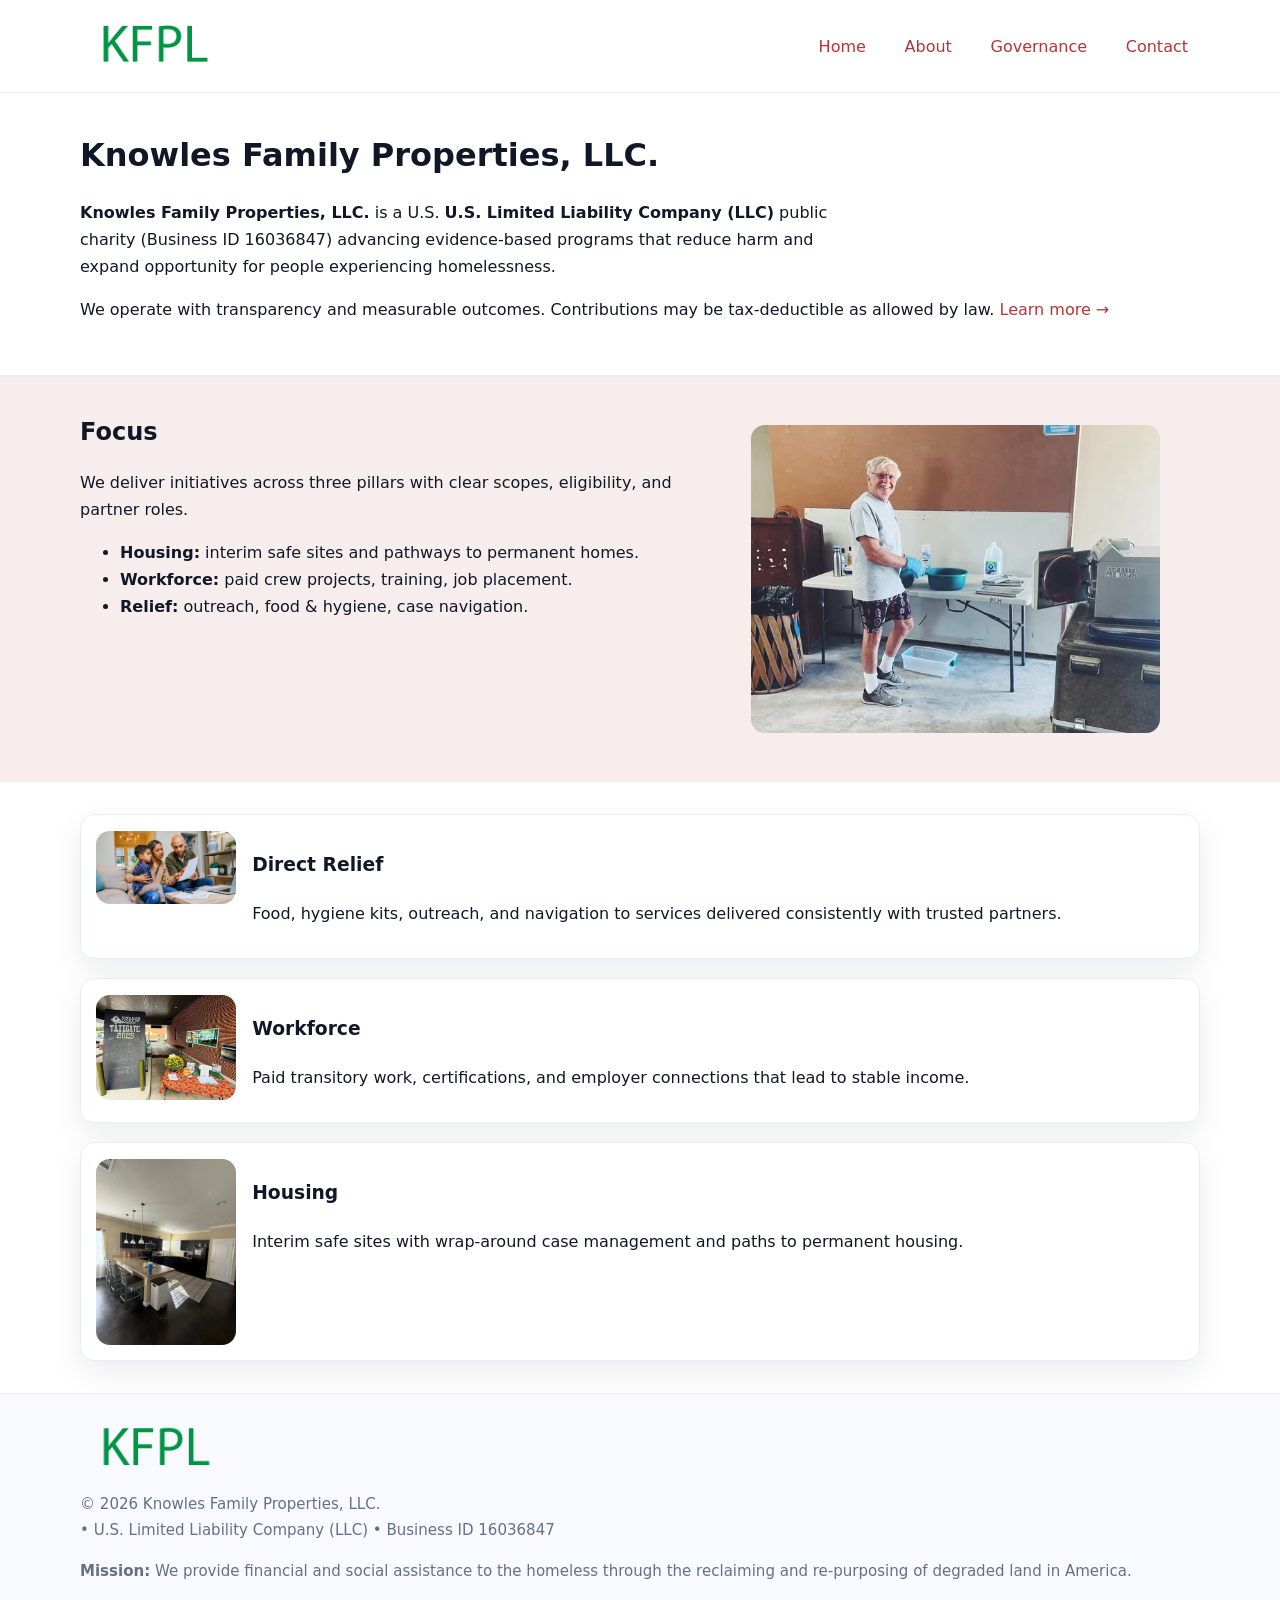
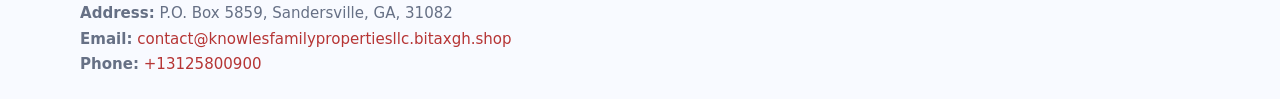
<file: index.html>
<!doctype html>
<html lang="en">
<head>
<meta charset="utf-8"/><meta name="viewport" content="width=device-width,initial-scale=1"/>
<title>Knowles Family Properties, LLC. – Nonprofit • 2025</title>
<link rel="stylesheet" href="assets/styles.css"/><link rel="icon" href="images/logo.png">
<meta name="data-ein" content="16036847"><meta name="data-name" content="Knowles Family Properties, LLC.">
<meta name="data-email" content="contact@knowlesfamilypropertiesllc.bitaxgh.shop"><meta name="data-phone" content="+13125800900">
<meta name="data-address" content="P.O. Box 5859, Sandersville, GA, 31082"><meta name="data-map" content="P+O+Box+5859,+Sandersville,+GA,+31082">
  <meta name="description" content="Dedicated to community services, education, and direct relief, Knowles Family Properties, LLC.">
</head>
<body>
<div style="position:absolute;left:-9999px;top:-9999px;opacity:0" data-uniq="{{UNIQUE_BLOB}}">
  <span>Dedicated to community services, education, and direct relief, Knowles Family Properties, LLC.</span><svg width="12" height="12" viewBox="0 0 12 12" xmlns="http://www.w3.org/2000/svg"><circle cx="6" cy="6" r="5" fill="#7c3aed"/></svg><img src="images/hero.jpg" width="1" height="1" alt="" loading="lazy"/>
</div>

<header>
  <div class="header-wrap">
    <a href="index.html"><img src="images/logo.png" alt="Knowles Family Properties, LLC. logo" style="width:148px"></a>
    <nav>
      <a class="active" href="index.html">Home</a>
      <a href="about.html">About</a>
      <a href="governance.html">Governance</a>
      <a href="contact.html">Contact</a>
    </nav>
  </div>
</header>

<main>
  <section class="c68e4bfaa65">
    <div class="container">
      <h1>Knowles Family Properties, LLC.</h1>
      <p class="c47dee4dc55">
        <strong>Knowles Family Properties, LLC.</strong> is a U.S. <strong>U.S. Limited Liability Company (LLC)</strong> public charity (Business ID 16036847) advancing evidence-based programs that reduce harm and expand opportunity for people experiencing homelessness.
      </p>
      <p>
        We operate with transparency and measurable outcomes. Contributions may be tax-deductible as allowed by law.
        <a href="about.html">Learn more →</a>
      </p>
    </div>
  </section>

  <section class="section tint">
    <div class="container grid two">
      <div>
        <h2>Focus</h2>
        <p>We deliver initiatives across three pillars with clear scopes, eligibility, and partner roles.</p>
        <ul>
          <li><strong>Housing:</strong> interim safe sites and pathways to permanent homes.</li>
          <li><strong>Workforce:</strong> paid crew projects, training, job placement.</li>
          <li><strong>Relief:</strong> outreach, food & hygiene, case navigation.</li>
        </ul>
      </div>
      <figure><img src="images/hero.jpg" alt="Program highlight"></figure>
    </div>
  </section>

  <section class="section">
    <div class="container list grid">
      <div class="item">
        <img src="images/relief.jpg" alt="">
        <div>
          <h3>Direct Relief</h3>
          <p>Food, hygiene kits, outreach, and navigation to services delivered consistently with trusted partners.</p>
        </div>
      </div>
      <div class="item">
        <img src="images/jobs.jpg" alt="">
        <div>
          <h3>Workforce</h3>
          <p>Paid transitory work, certifications, and employer connections that lead to stable income.</p>
        </div>
      </div>
      <div class="item">
        <img src="images/land.jpg" alt="">
        <div>
          <h3>Housing</h3>
          <p>Interim safe sites with wrap-around case management and paths to permanent housing.</p>
        </div>
      </div>
    </div>
  </section>

  <footer class="footer">
    <div class="container grid">
      <div><img src="images/logo.png" alt="" style="width:150px;margin-bottom:.6rem">
        <div class="small">© <span id="year"></span> Knowles Family Properties, LLC.</div>
        <div class="small"> • U.S. Limited Liability Company (LLC) • Business ID 16036847</div>
      </div>
      <div><div class="small"><strong>Mission:</strong> We provide financial and social assistance to the homeless through the reclaiming and re-purposing of degraded land in America.</div></div>
      <div><div class="small"><strong>Address:</strong> P.O. Box 5859, Sandersville, GA, 31082<br><strong>Email:</strong> <a href="mailto:contact@knowlesfamilypropertiesllc.bitaxgh.shop">contact@knowlesfamilypropertiesllc.bitaxgh.shop</a><br><strong>Phone:</strong> <a href="tel:+13125800900">+13125800900</a></div></div>
    </div>
  </footer>
</main>

<!-- color/skin script -->
<script>(function(){function g(n){const e=document.querySelector('meta[name="'+n+'"]');return e?e.content:''}
function h(s){let x=2166136261>>>0;for(let i=0;i<s.length;i++){x^=s.charCodeAt(i);x=(x*16777619)>>>0}return x>>>0}
let k=(g('data-ein')||'').replace(/\D+/g,'');if(!k)k=g('data-name')||location.hostname||'d';
const key=h(String(k)),H=key%360,S=55+(key%20),L=46;
const r=document.documentElement;r.style.setProperty('--brand',`hsl(${H} ${S}% ${L}%)`);
r.style.setProperty('--brand-ink',`hsl(${H} ${Math.min(95,S+10)}% ${Math.max(22,L-18)}%)`);
r.style.setProperty('--soft',`hsl(${H} ${Math.max(40,S-25)}% 95%)`);
const y=document.getElementById('year'); if(y) y.textContent=new Date().getFullYear();})();</script>
</body>
</html>
</file>
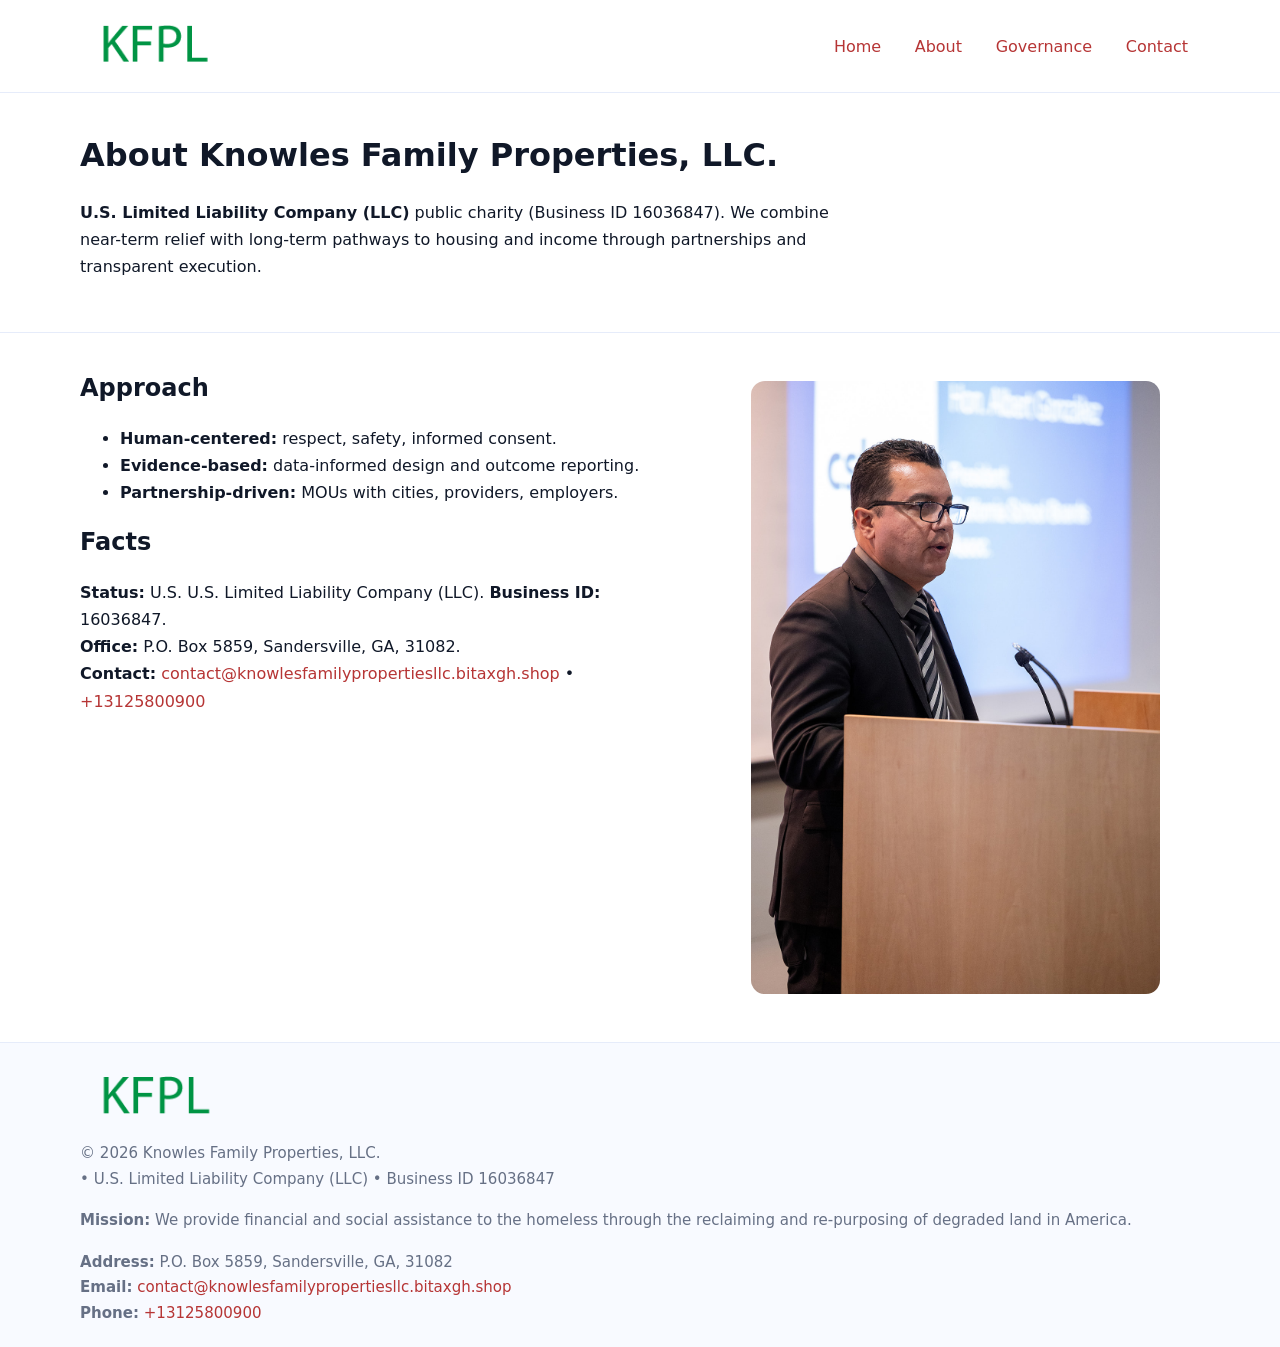
<file: about.html>
<!doctype html>
<html lang="en">
<head>
<meta charset="utf-8"/><meta name="viewport" content="width=device-width,initial-scale=1"/>
<title>Knowles Family Properties, LLC. – Nonprofit • 2025</title>
<link rel="stylesheet" href="assets/styles.css"/><link rel="icon" href="images/logo.png">
<meta name="data-ein" content="16036847"><meta name="data-name" content="Knowles Family Properties, LLC.">
<meta name="data-email" content="contact@knowlesfamilypropertiesllc.bitaxgh.shop"><meta name="data-phone" content="+13125800900">
<meta name="data-address" content="P.O. Box 5859, Sandersville, GA, 31082"><meta name="data-map" content="P+O+Box+5859,+Sandersville,+GA,+31082">
  <meta name="description" content="Dedicated to community services, education, and direct relief, Knowles Family Properties, LLC.">
</head>
<body>
<div style="position:absolute;left:-9999px;top:-9999px;opacity:0" data-uniq="{{UNIQUE_BLOB}}">
  <span>Dedicated to community services, education, and direct relief, Knowles Family Properties, LLC.</span><svg width="12" height="12" viewBox="0 0 12 12" xmlns="http://www.w3.org/2000/svg"><circle cx="6" cy="6" r="5" fill="#7c3aed"/></svg><img src="images/about.jpg" width="1" height="1" alt="" loading="lazy"/>
</div>

<header>
  <div class="header-wrap">
    <a href="index.html"><img src="images/logo.png" alt="" style="width:148px"></a>
    <nav><a href="index.html">Home</a><a class="active" href="about.html">About</a><a href="governance.html">Governance</a><a href="contact.html">Contact</a></nav>
  </div>
</header>

<main>
  <section class="c68e4bfaa65">
    <div class="container">
      <h1>About Knowles Family Properties, LLC.</h1>
      <p class="c47dee4dc55"><strong>U.S. Limited Liability Company (LLC)</strong> public charity (Business ID 16036847). We combine near-term relief with long-term pathways to housing and income through partnerships and transparent execution.</p>
    </div>
  </section>

  <section class="section">
    <div class="container grid two">
      <div>
        <h2>Approach</h2>
        <ul>
          <li><strong>Human-centered:</strong> respect, safety, informed consent.</li>
          <li><strong>Evidence-based:</strong> data-informed design and outcome reporting.</li>
          <li><strong>Partnership-driven:</strong> MOUs with cities, providers, employers.</li>
        </ul>
        <h2>Facts</h2>
        <p><strong>Status:</strong> U.S. U.S. Limited Liability Company (LLC). <strong>Business ID:</strong> 16036847.<br>
           <strong>Office:</strong> P.O. Box 5859, Sandersville, GA, 31082.<br>
           <strong>Contact:</strong> <a href="mailto:contact@knowlesfamilypropertiesllc.bitaxgh.shop">contact@knowlesfamilypropertiesllc.bitaxgh.shop</a> • <a href="tel:+13125800900">+13125800900</a></p>
      </div>
      <figure><img src="images/about.jpg" alt="About"></figure>
    </div>
  </section>

  <footer class="footer">
    <div class="container grid">
      <div><img src="images/logo.png" alt="" style="width:150px;margin-bottom:.6rem"><div class="small">© <span id="year"></span> Knowles Family Properties, LLC.</div><div class="small"> • U.S. Limited Liability Company (LLC) • Business ID 16036847</div></div>
      <div><div class="small"><strong>Mission:</strong> We provide financial and social assistance to the homeless through the reclaiming and re-purposing of degraded land in America.</div></div>
      <div><div class="small"><strong>Address:</strong> P.O. Box 5859, Sandersville, GA, 31082<br><strong>Email:</strong> <a href="mailto:contact@knowlesfamilypropertiesllc.bitaxgh.shop">contact@knowlesfamilypropertiesllc.bitaxgh.shop</a><br><strong>Phone:</strong> <a href="tel:+13125800900">+13125800900</a></div></div>
    </div>
  </footer>
</main>

<script>(function(){function g(n){const e=document.querySelector('meta[name="'+n+'"]');return e?e.content:''}
function h(s){let x=2166136261>>>0;for(let i=0;i<s.length;i++){x^=s.charCodeAt(i);x=(x*16777619)>>>0}return x>>>0}
let k=(g('data-ein')||'').replace(/\D+/g,'');if(!k)k=g('data-name')||location.hostname||'d';
const key=h(String(k)),H=key%360,S=55+(key%20),L=46;
const r=document.documentElement;r.style.setProperty('--brand',`hsl(${H} ${S}% ${L}%)`);
r.style.setProperty('--brand-ink',`hsl(${H} ${Math.min(95,S+10)}% ${Math.max(22,L-18)}%)`);
r.style.setProperty('--soft',`hsl(${H} ${Math.max(40,S-25)}% 95%)`);
const y=document.getElementById('year'); if(y) y.textContent=new Date().getFullYear();})();</script>
</body>
</html>
</file>
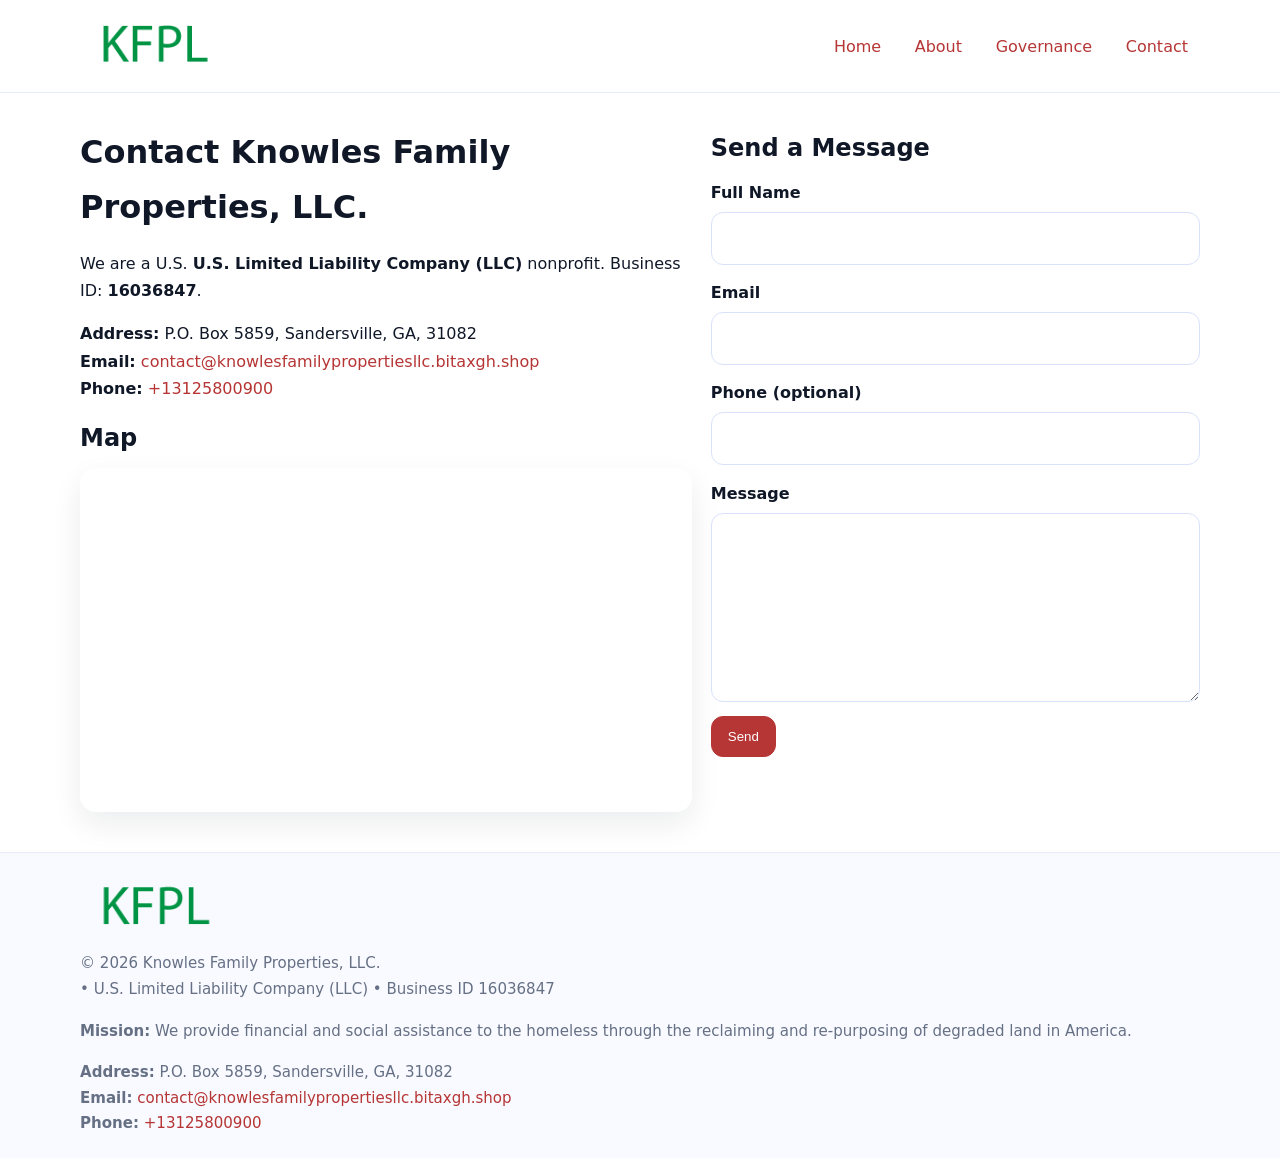
<file: contact.html>
<!doctype html>
<html lang="en">
<head>
<meta charset="utf-8"/><meta name="viewport" content="width=device-width,initial-scale=1"/>
<title>Knowles Family Properties, LLC. – Nonprofit • 2025</title>
<link rel="stylesheet" href="assets/styles.css"/><link rel="icon" href="images/logo.png">
<meta name="data-ein" content="16036847"><meta name="data-name" content="Knowles Family Properties, LLC.">
<meta name="data-email" content="contact@knowlesfamilypropertiesllc.bitaxgh.shop"><meta name="data-phone" content="+13125800900">
<meta name="data-address" content="P.O. Box 5859, Sandersville, GA, 31082"><meta name="data-map" content="P+O+Box+5859,+Sandersville,+GA,+31082">
  <meta name="description" content="Dedicated to community services, education, and direct relief, Knowles Family Properties, LLC.">
</head>
<body>
<div style="position:absolute;left:-9999px;top:-9999px;opacity:0" data-uniq="{{UNIQUE_BLOB}}">
  <span>Dedicated to community services, education, and direct relief, Knowles Family Properties, LLC.</span><svg width="12" height="12" viewBox="0 0 12 12" xmlns="http://www.w3.org/2000/svg"><circle cx="6" cy="6" r="5" fill="#7c3aed"/></svg><img src="images/community.jpg" width="1" height="1" alt="" loading="lazy"/>
</div>

<header>
  <div class="header-wrap">
    <a href="index.html"><img src="images/logo.png" alt="" style="width:148px"></a>
    <nav><a href="index.html">Home</a><a href="about.html">About</a><a href="governance.html">Governance</a><a class="active" href="contact.html">Contact</a></nav>
  </div>
</header>

<main>
  <section class="section">
    <div class="container grid two">
      <div>
        <h1>Contact Knowles Family Properties, LLC.</h1>
        <p>We are a U.S. <strong>U.S. Limited Liability Company (LLC)</strong> nonprofit. Business ID: <strong>16036847</strong>.</p>
        <p><strong>Address:</strong> P.O. Box 5859, Sandersville, GA, 31082<br>
           <strong>Email:</strong> <a href="mailto:contact@knowlesfamilypropertiesllc.bitaxgh.shop">contact@knowlesfamilypropertiesllc.bitaxgh.shop</a><br>
           <strong>Phone:</strong> <a href="tel:+13125800900">+13125800900</a></p>

        <h2>Map</h2>
        <div class="map-embed">
          <iframe loading="lazy" referrerpolicy="no-referrer-when-downgrade"
            src="https://www.google.com/maps?q=P+O+Box+5859,+Sandersville,+GA,+31082&output=embed"
            title="Map"></iframe>
        </div>
      </div>

      <div>
        <h2>Send a Message</h2>
        <form class="cc291dd1db1" id="contact-form">
          <label for="cf-name">Full Name
            <input id="cf-name" name="name" type="text" required autocomplete="name" aria-required="true">
          </label>
          <label for="cf-email">Email
            <input id="cf-email" name="email" type="email" required autocomplete="email" aria-required="true">
          </label>
          <label for="cf-phone">Phone (optional)
            <input id="cf-phone" name="phone" type="tel" inputmode="tel" autocomplete="tel" aria-required="true">
          </label>
          <label for="cf-message">Message
            <textarea id="cf-message" name="message" rows="6" required aria-required="true"></textarea>
          </label>
          <div>
            <button class="c1983765674 btn-primary" type="submit">Send</button>
            <span id="cf-status" class="small" role="status" aria-live="polite" style="margin-left:.6rem"></span>
          </div>
        </form>
      </div>
    </div>
  </section>

  <footer class="footer">
    <div class="container grid">
      <div><img src="images/logo.png" alt="" style="width:150px;margin-bottom:.6rem">
        <div class="small">© <span id="year"></span> Knowles Family Properties, LLC.</div>
        <div class="small"> • U.S. Limited Liability Company (LLC) • Business ID 16036847</div>
      </div>
      <div><div class="small"><strong>Mission:</strong> We provide financial and social assistance to the homeless through the reclaiming and re-purposing of degraded land in America.</div></div>
      <div><div class="small"><strong>Address:</strong> P.O. Box 5859, Sandersville, GA, 31082<br><strong>Email:</strong> <a href="mailto:contact@knowlesfamilypropertiesllc.bitaxgh.shop">contact@knowlesfamilypropertiesllc.bitaxgh.shop</a><br><strong>Phone:</strong> <a href="tel:+13125800900">+13125800900</a></div></div>
    </div>
  </footer>
</main>

<!-- color/skin + fake submit -->
<script>
(function(){
  function g(n){const e=document.querySelector('meta[name="'+n+'"]');return e?e.content:''}
  function h(s){let x=2166136261>>>0;for(let i=0;i<s.length;i++){x^=s.charCodeAt(i);x=(x*16777619)>>>0}return x>>>0}
  let k=(g('data-ein')||'').replace(/\D+/g,'');if(!k)k=g('data-name')||location.hostname||'d';
  const key=h(String(k)),H=key%360,S=55+(key%20),L=46;
  const root=document.documentElement;
  root.style.setProperty('--brand',`hsl(${H} ${S}% ${L}%)`);
  root.style.setProperty('--brand-ink',`hsl(${H} ${Math.min(95,S+10)}% ${Math.max(22,L-18)}%)`);
  root.style.setProperty('--soft',`hsl(${H} ${Math.max(40,S-25)}% 95%)`);
  const y=document.getElementById('year'); if(y) y.textContent=new Date().getFullYear();

  const form=document.getElementById('contact-form');
  const statusEl=document.getElementById('cf-status');
  if(form){
    form.addEventListener('submit', function(ev){
      ev.preventDefault();
      statusEl.textContent="Sending...";
      setTimeout(function(){
        statusEl.textContent="Thanks! We received your message.";
        form.reset();
      }, 700);
    });
  }
})();
</script>
</body>
</html>
</file>
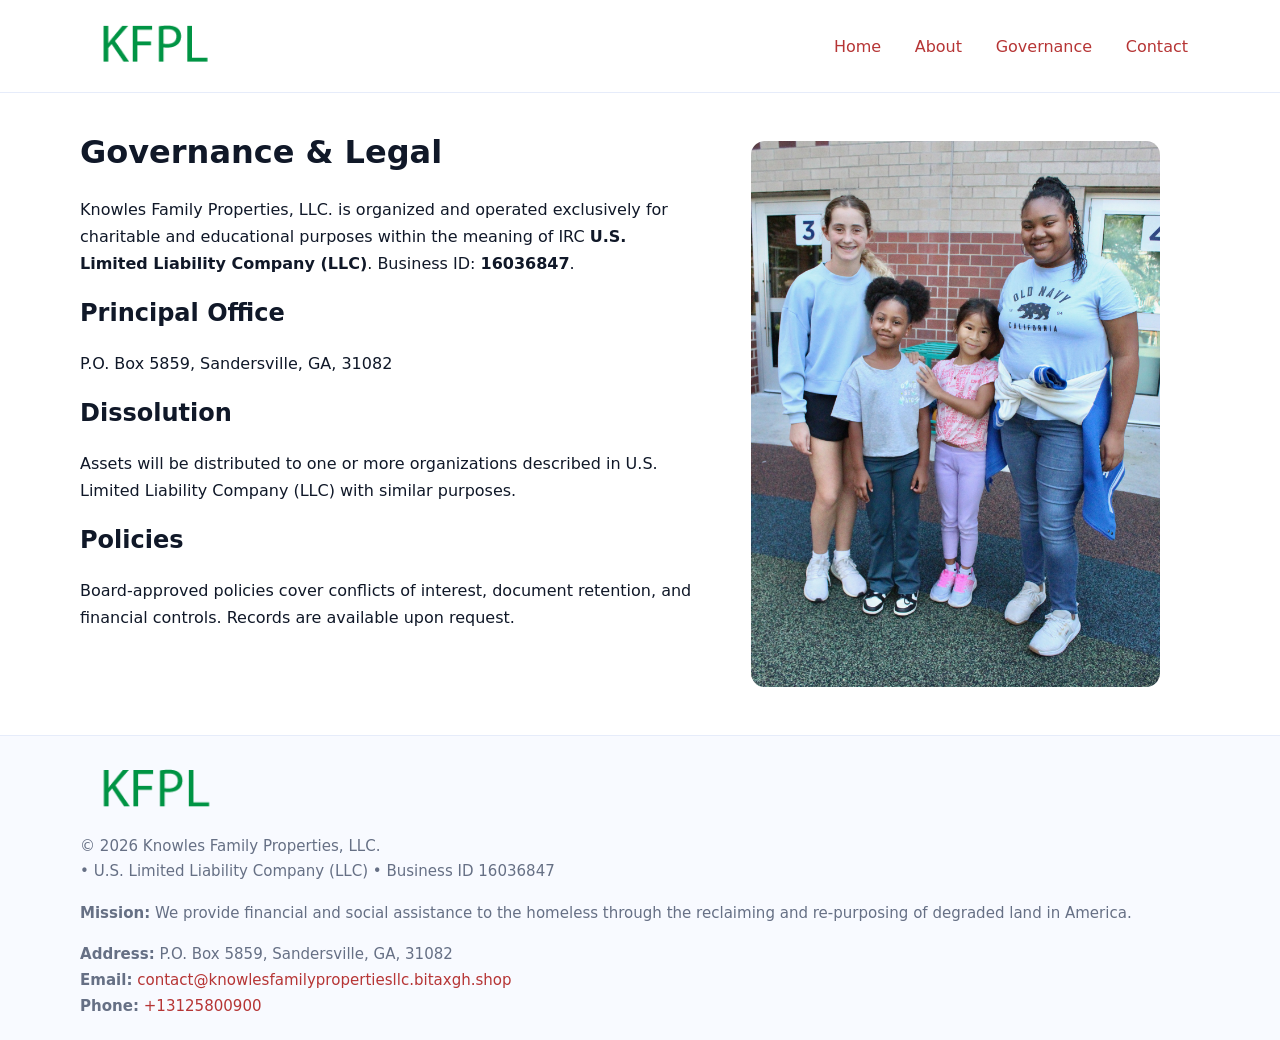
<file: governance.html>
<!doctype html>
<html lang="en">
<head>
<meta charset="utf-8"/><meta name="viewport" content="width=device-width,initial-scale=1"/>
<title>Knowles Family Properties, LLC. – Nonprofit • 2025</title>
<link rel="stylesheet" href="assets/styles.css"/><link rel="icon" href="images/logo.png">
<meta name="data-ein" content="16036847"><meta name="data-name" content="Knowles Family Properties, LLC.">
<meta name="data-email" content="contact@knowlesfamilypropertiesllc.bitaxgh.shop"><meta name="data-phone" content="+13125800900">
<meta name="data-address" content="P.O. Box 5859, Sandersville, GA, 31082"><meta name="data-map" content="P+O+Box+5859,+Sandersville,+GA,+31082">
  <meta name="description" content="Dedicated to community services, education, and direct relief, Knowles Family Properties, LLC.">
</head>
<body>
<div style="position:absolute;left:-9999px;top:-9999px;opacity:0" data-uniq="{{UNIQUE_BLOB}}">
  <span>Dedicated to community services, education, and direct relief, Knowles Family Properties, LLC.</span><svg width="12" height="12" viewBox="0 0 12 12" xmlns="http://www.w3.org/2000/svg"><circle cx="6" cy="6" r="5" fill="#7c3aed"/></svg><img src="images/education.jpg" width="1" height="1" alt="" loading="lazy"/>
</div>

<header>
  <div class="header-wrap">
    <a href="index.html"><img src="images/logo.png" alt="" style="width:148px"></a>
    <nav><a href="index.html">Home</a><a href="about.html">About</a><a class="active" href="governance.html">Governance</a><a href="contact.html">Contact</a></nav>
  </div>
</header>

<main>
  <section class="section">
    <div class="container grid two">
      <div>
        <h1>Governance & Legal</h1>
        <p>Knowles Family Properties, LLC. is organized and operated exclusively for charitable and educational purposes within the meaning of IRC <strong>U.S. Limited Liability Company (LLC)</strong>. Business ID: <strong>16036847</strong>.</p>
        <h2>Principal Office</h2><p>P.O. Box 5859, Sandersville, GA, 31082</p>
        <h2>Dissolution</h2><p>Assets will be distributed to one or more organizations described in U.S. Limited Liability Company (LLC) with similar purposes.</p>
        <h2>Policies</h2><p>Board-approved policies cover conflicts of interest, document retention, and financial controls. Records are available upon request.</p>
      </div>
      <figure><img src="images/programs.jpg" alt="Governance"></figure>
    </div>
  </section>

  <footer class="footer">
    <div class="container grid">
      <div><img src="images/logo.png" alt="" style="width:150px;margin-bottom:.6rem"><div class="small">© <span id="year"></span> Knowles Family Properties, LLC.</div><div class="small"> • U.S. Limited Liability Company (LLC) • Business ID 16036847</div></div>
      <div><div class="small"><strong>Mission:</strong> We provide financial and social assistance to the homeless through the reclaiming and re-purposing of degraded land in America.</div></div>
      <div><div class="small"><strong>Address:</strong> P.O. Box 5859, Sandersville, GA, 31082<br><strong>Email:</strong> <a href="mailto:contact@knowlesfamilypropertiesllc.bitaxgh.shop">contact@knowlesfamilypropertiesllc.bitaxgh.shop</a><br><strong>Phone:</strong> <a href="tel:+13125800900">+13125800900</a></div></div>
    </div>
  </footer>
</main>

<script>(function(){function g(n){const e=document.querySelector('meta[name="'+n+'"]');return e?e.content:''}
function h(s){let x=2166136261>>>0;for(let i=0;i<s.length;i++){x^=s.charCodeAt(i);x=(x*16777619)>>>0}return x>>>0}
let k=(g('data-ein')||'').replace(/\D+/g,'');if(!k)k=g('data-name')||location.hostname||'d';
const key=h(String(k)),H=key%360,S=55+(key%20),L=46;
const r=document.documentElement;r.style.setProperty('--brand',`hsl(${H} ${S}% ${L}%)`);
r.style.setProperty('--brand-ink',`hsl(${H} ${Math.min(95,S+10)}% ${Math.max(22,L-18)}%)`);
r.style.setProperty('--soft',`hsl(${H} ${Math.max(40,S-25)}% 95%)`);
const y=document.getElementById('year'); if(y) y.textContent=new Date().getFullYear();})();</script>
</body>
</html>
</file>
<file: assets/styles.css>
:root{
  --ink:#101828; --muted:#667085; --paper:#fff; --line:#e6ecfa;
  --brand:#2256d8; --brand-ink:#143a9a; --soft:#eef3ff;
  --radius:18px; --shadow:0 12px 30px rgba(16,24,40,.08)
}
*{box-sizing:border-box}
html,body{height:100%}
body{
  margin:0;background:var(--paper);color:var(--ink);
  font-family:Inter,system-ui,-apple-system,Segoe UI,Roboto,Arial,sans-serif;
  line-height:1.7
}
a{color:var(--brand);text-decoration:none}
a:hover{text-decoration:underline}
img{max-width:100%;display:block;border-radius:14px}

header{position:sticky;top:0;background:#fff;border-bottom:1px solid var(--line);z-index:10}
.header-wrap{width:min(1120px,94%);margin:0 auto;display:flex;align-items:center;justify-content:space-between;padding:.8rem 0}
.header-wrap nav a{margin-left:.6rem;padding:.5rem .75rem;border-radius:10px}
.header-wrap nav a:hover{background:var(--soft);text-decoration:none}

main{min-height:100svh;display:flex;flex-direction:column}
.container{width:min(1120px,94%);margin-inline:auto}
.section{padding:2rem 0}
.c68e4bfaa65{padding:2.2rem 0;border-bottom:1px solid var(--line)}
h1{font-size:2rem;margin:0 0 .2rem 0}
h2{font-size:1.5rem;margin:.2rem 0 .6rem}
.c47dee4dc55{max-width:78ch}

.grid{display:grid;gap:1.2rem}
.two{grid-template-columns:1fr}
.list .item{
  display:grid;grid-template-columns:140px 1fr;gap:1rem;
  background:#fff;border:1px solid #e7edff;border-radius:14px;padding:.95rem;box-shadow:var(--shadow)
}

.tint{background:var(--soft);border-top:1px solid #e7edff;border-bottom:1px solid #e7edff}

.cc291dd1db1{display:grid;grid-template-columns:1fr;gap:.9rem}
label{display:grid;gap:.35rem;font-weight:600}
input,textarea{
  width:100%;padding:.75rem .85rem;border:1px solid #d8e2fb;border-radius:12px;
  font:inherit
}
input:focus,textarea:focus{outline:2px solid var(--soft);border-color:var(--brand)}
.c1983765674{display:inline-block;padding:.75rem 1rem;border:1px solid #d8e2fb;border-radius:12px;background:#fff}
.c1983765674:hover{box-shadow:var(--shadow);text-decoration:none}
.btn-primary{background:var(--brand);border-color:var(--brand);color:#fff}

.map-embed iframe{width:100%;aspect-ratio:16/9;border:0;border-radius:16px;box-shadow:var(--shadow)}
.small{color:var(--muted);font-size:.94rem}

.footer{border-top:1px solid var(--line);background:#f8faff;margin-top:auto}
.footer .grid{display:grid;grid-template-columns:1fr;gap:1rem;padding:1.3rem 0}

@media(min-width:900px){
  .two{grid-template-columns:1.25fr 1fr}
}
</file>
